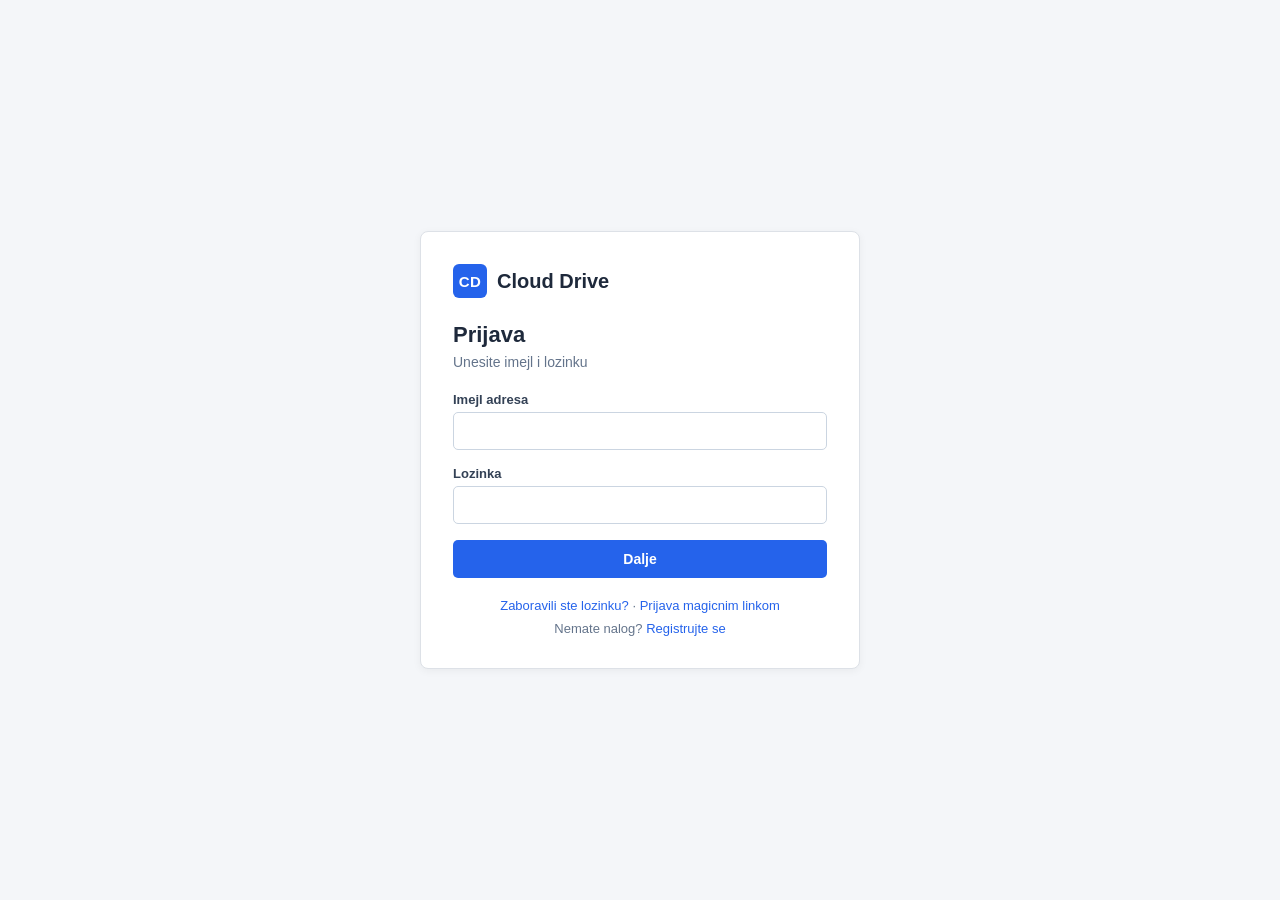
<file: client/index.html>
<!DOCTYPE html>
<html lang="sr">
<head>
    <meta charset="UTF-8">
    <meta name="viewport" content="width=device-width, initial-scale=1.0">
    <title>Cloud Drive</title>
    <link rel="stylesheet" href="css/style.css">
</head>
<body>
    <header class="topbar">
        <div class="logo">
            <div class="logo-mark">CD</div>
            <span>Cloud Drive</span>
        </div>

        <div class="search-wrap">
            <input type="text" id="searchInput" placeholder="Pretraga fajlova i foldera...">
        </div>

        <div class="topbar-actions">
            <a id="adminPanelLink" href="admin.html" class="btn btn-outline btn-sm" style="display: none;">Admin panel</a>
            <button id="openNotifBtn" class="btn btn-outline btn-sm">
                Notifikacije <span id="notifBadge" class="badge-count" style="display: none;">0</span>
            </button>
            <button id="openChangePwBtn" class="btn btn-outline btn-sm">Promena lozinke</button>
            <div class="user-pill">
                <div id="userAvatar" class="avatar">K</div>
                <span id="userName">Korisnik</span>
            </div>
            <button id="logoutBtn" class="btn btn-outline btn-sm">Odjava</button>
        </div>
    </header>

    <div class="layout">
        <aside class="sidebar">
            <div class="sidebar-actions">
                <button id="openNewFolderBtn" class="btn btn-primary">+ Novi folder</button>
                <button id="openUploadBtn" class="btn btn-outline">Otpremi fajl</button>
            </div>

            <ul class="menu">
                <li class="active" data-section="files">Moji fajlovi</li>
                <li data-section="shared">Podeljeno sa mnom</li>
                <li data-section="activity">Istorija aktivnosti</li>
            </ul>

            <div class="quota-panel">
                <div class="quota-info">
                    <span>Kvota skladista</span>
                    <span id="quotaLabel">Ucitavanje...</span>
                </div>
                <div class="quota-bar">
                    <div id="quotaFill" class="quota-fill" style="width: 2%;"></div>
                </div>
                <button id="openQuotaBtn" class="btn btn-outline btn-sm" style="width: 100%;">Zahtev za vecu kvotu</button>
            </div>
        </aside>

        <main class="main-area">
            <div id="driveMsg" class="msg-box"></div>

            <div id="view-files">
                <div class="path-bar" id="breadcrumbs">
                    <span class="current" data-index="0">Moji fajlovi</span>
                </div>

                <div class="block-title">Folderi</div>
                <div class="folders-wrap" id="foldersList"></div>

                <div class="block-title">Datoteke</div>
                <div class="table-wrap">
                    <table class="files-table">
                        <thead>
                            <tr>
                                <th>Naziv</th>
                                <th>Verzija</th>
                                <th>Izmenjeno</th>
                                <th>Velicina</th>
                                <th style="text-align: right;">Akcije</th>
                            </tr>
                        </thead>
                        <tbody id="filesBody"></tbody>
                    </table>
                </div>
            </div>

            <div id="view-shared" style="display: none;">
                <div class="path-bar">
                    <span class="current">Podeljeno sa mnom</span>
                </div>
                <div class="table-wrap">
                    <table class="files-table">
                        <thead>
                            <tr>
                                <th>Naziv</th>
                                <th>Vlasnik</th>
                                <th>Tip</th>
                                <th>Velicina</th>
                                <th style="text-align: right;">Akcije</th>
                            </tr>
                        </thead>
                        <tbody id="sharedBody">
                            <tr>
                                <td colspan="5" class="empty-cell">Nema podeljenog sadrzaja.</td>
                            </tr>
                        </tbody>
                    </table>
                </div>
            </div>

            <div id="view-activity" style="display: none;">
                <div class="path-bar">
                    <span class="current">Istorija aktivnosti</span>
                </div>
                <div class="table-wrap">
                    <table class="files-table">
                        <thead>
                            <tr>
                                <th>Aktivnost</th>
                                <th>Stavka</th>
                                <th>Vreme</th>
                            </tr>
                        </thead>
                        <tbody id="activityBody"></tbody>
                    </table>
                </div>
            </div>
        </main>
    </div>

    <div class="modal-bg" id="folderModal">
        <div class="modal">
            <h3>Kreiraj folder</h3>
            <div id="folderMsg" class="msg-box"></div>
            <div class="form-field">
                <label for="folderNameInput">Naziv foldera</label>
                <input type="text" id="folderNameInput" maxlength="120">
            </div>
            <div class="modal-footer">
                <button class="btn btn-outline close-modal">Otkazi</button>
                <button id="saveFolderBtn" class="btn btn-primary" style="width: auto;">Kreiraj</button>
            </div>
        </div>
    </div>

    <div class="modal-bg" id="uploadModal">
        <div class="modal">
            <h3 id="uploadModalTitle">Otpremi datoteku</h3>
            <div id="uploadMsg" class="msg-box"></div>
            <div class="form-field">
                <label for="fileInput">Izaberite datoteku (maks. 50 MB)</label>
                <input type="file" id="fileInput">
            </div>
            <div class="modal-footer">
                <button class="btn btn-outline close-modal">Otkazi</button>
                <button id="saveUploadBtn" class="btn btn-primary" style="width: auto;">Otpremi</button>
            </div>
        </div>
    </div>

    <div class="modal-bg" id="renameModal">
        <div class="modal">
            <h3>Preimenuj stavku</h3>
            <div id="renameMsg" class="msg-box"></div>
            <div class="form-field">
                <label for="renameInput">Novi naziv</label>
                <input type="text" id="renameInput" maxlength="120">
            </div>
            <div class="modal-footer">
                <button class="btn btn-outline close-modal">Otkazi</button>
                <button id="saveRenameBtn" class="btn btn-primary" style="width: auto;">Sacuvaj</button>
            </div>
        </div>
    </div>

    <div class="modal-bg" id="quotaModal">
        <div class="modal" style="max-width: 460px;">
            <h3>Zahtev za povecanje kvote</h3>
            <div id="quotaMsg" class="msg-box"></div>
            <p class="subtitle" style="margin-bottom: 12px;">Trenutna kvota: <strong id="currentQuotaModal">-</strong></p>
            <div class="form-field">
                <label for="quotaInput">Trazena kvota (GB, maks. 100 GB)</label>
                <input type="number" id="quotaInput" min="1" max="100" step="1" value="2">
            </div>
            <div class="modal-footer">
                <button class="btn btn-outline close-modal">Otkazi</button>
                <button id="sendQuotaBtn" class="btn btn-primary" style="width: auto;">Posalji zahtev</button>
            </div>
            <div id="myQuotaRequestsWrap" style="margin-top: 16px; border-top: 1px solid #e2e8f0; padding-top: 12px;">
                <div class="block-title" style="margin-top: 0;">Moji zahtevi</div>
                <ul class="notif-list" id="myQuotaRequestsList"></ul>
            </div>
        </div>
    </div>

    <div class="modal-bg" id="previewModal">
        <div class="modal" style="max-width: 520px;">
            <h3 id="previewTitle">Pregled datoteke</h3>
            <div id="previewContent" style="background: #f8fafc; border: 1px solid #e2e8f0; border-radius: 5px; padding: 14px; font-size: 13px; max-height: 280px; overflow: auto; white-space: pre-wrap;"></div>
            <div class="modal-footer">
                <button class="btn btn-outline close-modal">Zatvori</button>
            </div>
        </div>
    </div>

    <div class="modal-bg" id="changePwModal">
        <div class="modal">
            <h3>Promena lozinke</h3>
            <div id="changePwMsg" class="msg-box"></div>
            <div class="form-field">
                <label for="oldPwInput">Trenutna lozinka</label>
                <input type="password" id="oldPwInput">
            </div>
            <div class="form-field">
                <label for="newPwInput">Nova lozinka (min 10 karaktera)</label>
                <input type="password" id="newPwInput">
            </div>
            <div class="form-field">
                <label for="repeatNewPwInput">Ponovite novu lozinku</label>
                <input type="password" id="repeatNewPwInput">
            </div>
            <div class="modal-footer">
                <button class="btn btn-outline close-modal">Otkazi</button>
                <button id="saveChangePwBtn" class="btn btn-primary" style="width: auto;">Promeni</button>
            </div>
        </div>
    </div>

    <div class="modal-bg" id="notifModal">
        <div class="modal" style="max-width: 460px;">
            <h3>Notifikacije</h3>
            <div id="notifMsg" class="msg-box"></div>
            <ul class="notif-list" id="notifList"></ul>
            <div class="modal-footer">
                <button class="btn btn-outline close-modal">Zatvori</button>
            </div>
        </div>
    </div>

    <script src="js/api.js"></script>
    <script src="js/app.js"></script>
</body>
</html>
</file>
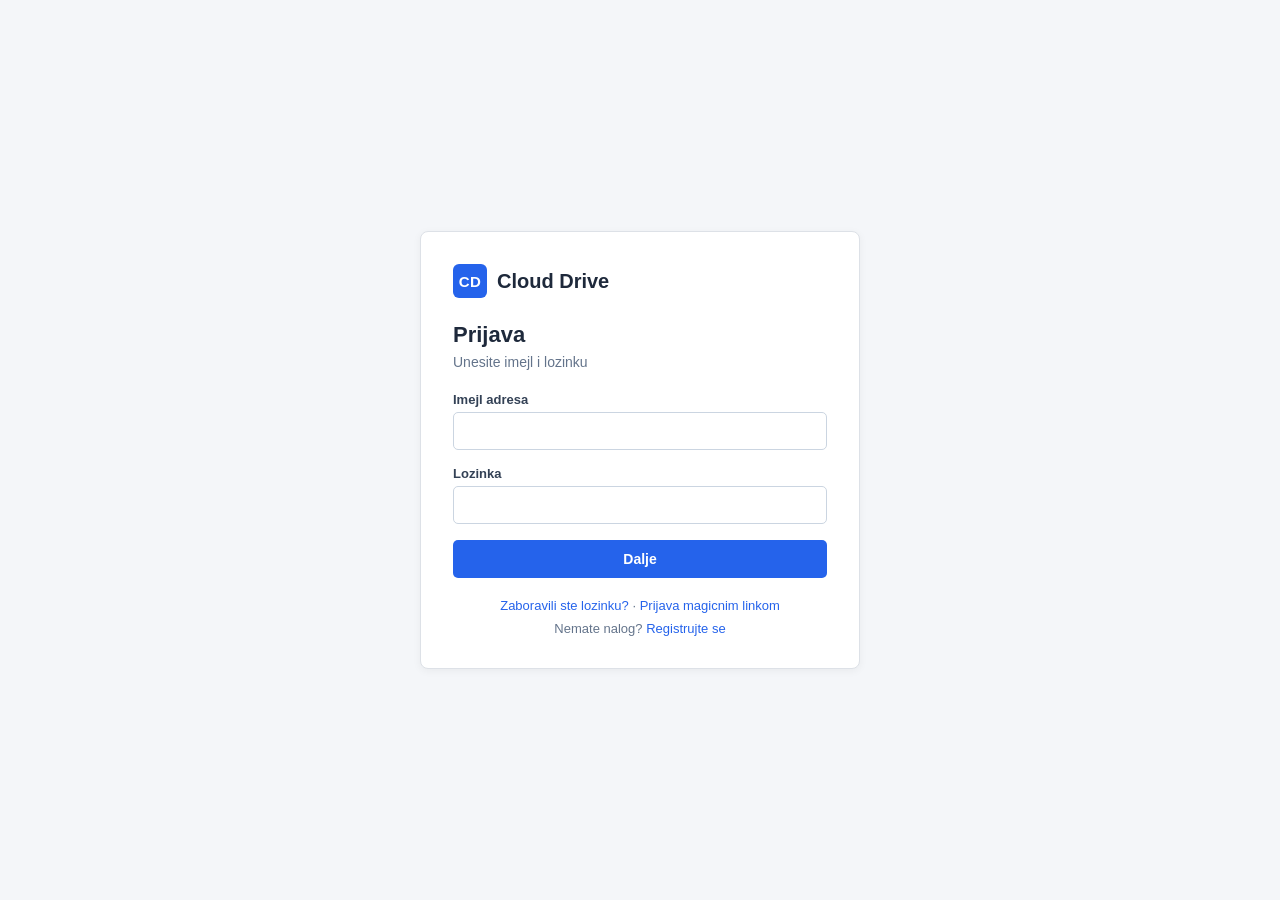
<file: client/admin.html>
<!DOCTYPE html>
<html lang="sr">
<head>
    <meta charset="UTF-8">
    <meta name="viewport" content="width=device-width, initial-scale=1.0">
    <title>Administracija - Cloud Drive</title>
    <link rel="stylesheet" href="css/style.css">
</head>
<body>
    <header class="topbar">
        <div class="logo">
            <div class="logo-mark">CD</div>
            <span>Cloud Drive &middot; Admin</span>
        </div>

        <div class="topbar-actions">
            <a href="index.html" class="btn btn-outline btn-sm">Drive prikaz</a>
            <button id="openChangePwBtn" class="btn btn-outline btn-sm">Promena lozinke</button>
            <div class="user-pill">
                <div id="userAvatar" class="avatar">A</div>
                <span id="userName">Administrator</span>
            </div>
            <button id="logoutBtn" class="btn btn-outline btn-sm">Odjava</button>
        </div>
    </header>

    <div class="layout">
        <aside class="sidebar">
            <ul class="menu">
                <li class="active" data-section="requests">Zahtevi za kvotu</li>
                <li data-section="users">Korisnici i kvote</li>
            </ul>
        </aside>

        <main class="main-area">
            <div id="adminMsg" class="msg-box"></div>

            <div id="view-requests">
                <div class="section-header">
                    <div class="path-bar" style="margin-bottom: 0;">
                        <span class="current">Zahtevi za povecanje kvote</span>
                    </div>
                    <div class="filter-group">
                        <button class="btn btn-outline btn-sm filter-btn active" data-status="pending">Na cekanju</button>
                        <button class="btn btn-outline btn-sm filter-btn" data-status="approved">Odobreni</button>
                        <button class="btn btn-outline btn-sm filter-btn" data-status="rejected">Odbijeni</button>
                    </div>
                </div>

                <div class="table-wrap" style="margin-top: 16px;">
                    <table class="files-table">
                        <thead>
                            <tr>
                                <th>Korisnik (imejl)</th>
                                <th>Trenutna kvota</th>
                                <th>Trazena kvota</th>
                                <th>Status</th>
                                <th>Podneto</th>
                                <th style="text-align: right;">Akcije</th>
                            </tr>
                        </thead>
                        <tbody id="requestsBody"></tbody>
                    </table>
                </div>
            </div>

            <div id="view-users" style="display: none;">
                <div class="section-header">
                    <div class="path-bar" style="margin-bottom: 0;">
                        <span class="current">Svi korisnici i kvote</span>
                    </div>
                    <button id="refreshUsersBtn" class="btn btn-outline btn-sm">Osvezi</button>
                </div>

                <div class="table-wrap" style="margin-top: 16px;">
                    <table class="files-table">
                        <thead>
                            <tr>
                                <th>Ime i prezime</th>
                                <th>Imejl</th>
                                <th>Uloga</th>
                                <th>Status</th>
                                <th>Kvota</th>
                                <th>Zauzece</th>
                            </tr>
                        </thead>
                        <tbody id="usersBody"></tbody>
                    </table>
                </div>
            </div>
        </main>
    </div>

    <div class="modal-bg" id="changePwModal">
        <div class="modal">
            <h3>Promena lozinke</h3>
            <div id="changePwMsg" class="msg-box"></div>
            <div class="form-field">
                <label for="oldPwInput">Trenutna lozinka</label>
                <input type="password" id="oldPwInput">
            </div>
            <div class="form-field">
                <label for="newPwInput">Nova lozinka (min 10 karaktera)</label>
                <input type="password" id="newPwInput">
            </div>
            <div class="form-field">
                <label for="repeatNewPwInput">Ponovite novu lozinku</label>
                <input type="password" id="repeatNewPwInput">
            </div>
            <div class="modal-footer">
                <button class="btn btn-outline close-modal">Otkazi</button>
                <button id="saveChangePwBtn" class="btn btn-primary" style="width: auto;">Promeni</button>
            </div>
        </div>
    </div>

    <script src="js/api.js"></script>
    <script src="js/admin.js"></script>
</body>
</html>
</file>
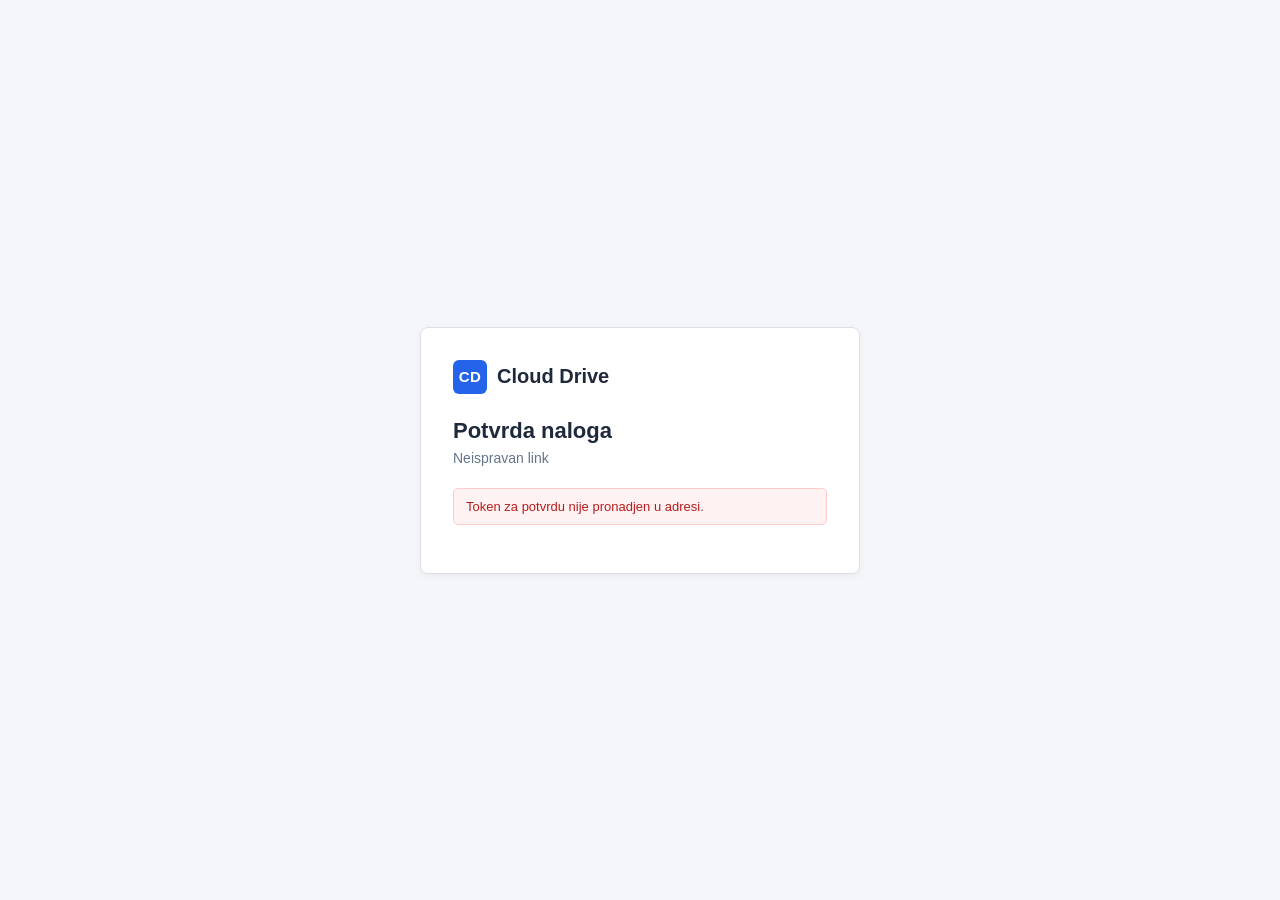
<file: client/confirm.html>
<!DOCTYPE html>
<html lang="sr">
<head>
    <meta charset="UTF-8">
    <meta name="viewport" content="width=device-width, initial-scale=1.0">
    <title>Potvrda naloga - Cloud Drive</title>
    <link rel="stylesheet" href="css/style.css">
</head>
<body>
    <div class="auth-page">
        <div class="auth-box">
            <div class="logo">
                <div class="logo-mark">CD</div>
                <span>Cloud Drive</span>
            </div>

            <h1>Potvrda naloga</h1>
            <p id="statusText" class="subtitle">Provera tokena...</p>

            <div id="msgBox" class="msg-box"></div>

            <div id="loginLinkWrap" style="display: none; margin-top: 16px;">
                <a href="login.html" class="btn btn-primary" style="display: block; text-align: center; text-decoration: none;">Prijava na sistem</a>
            </div>
        </div>
    </div>

    <script src="js/api.js"></script>
    <script src="js/confirm.js"></script>
</body>
</html>
</file>
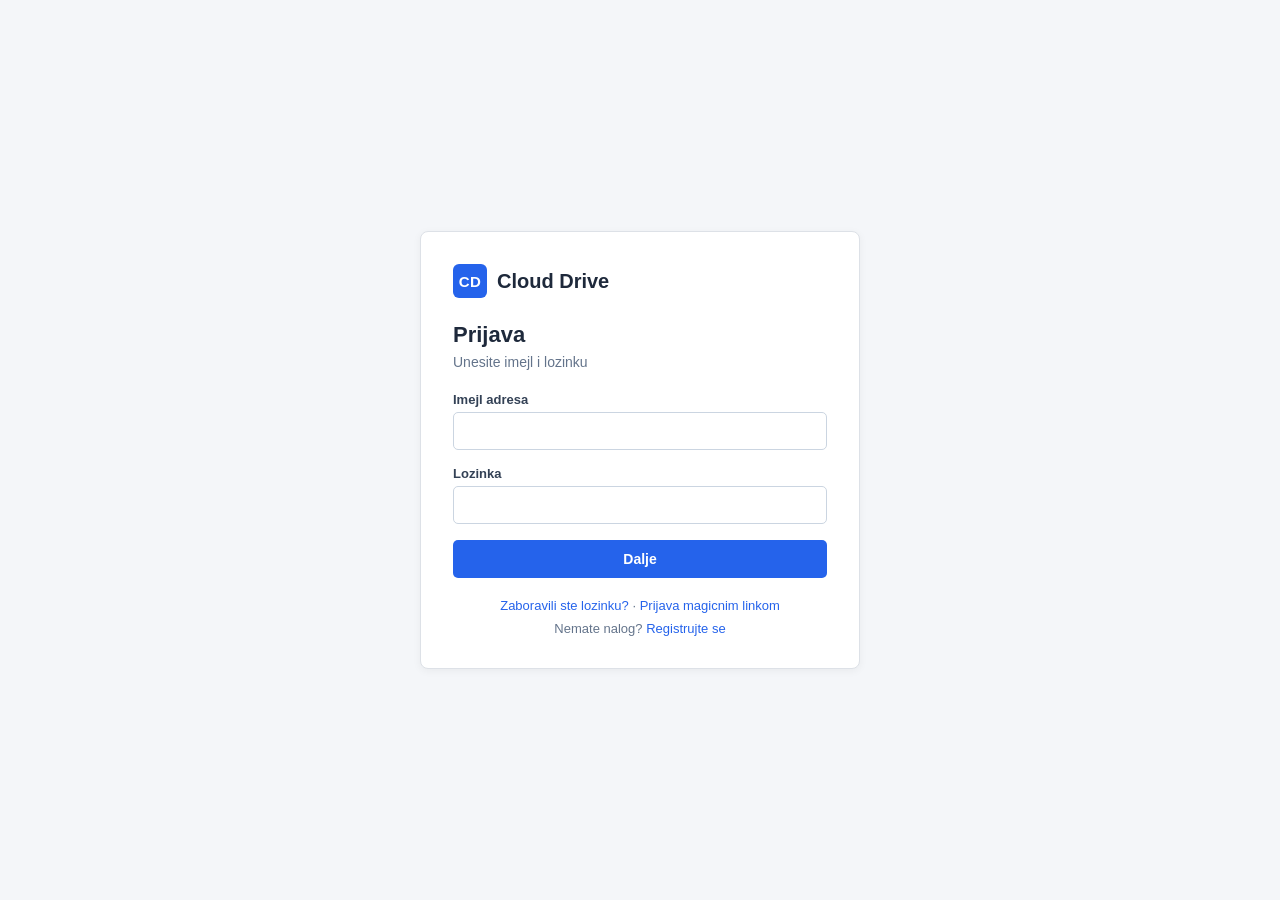
<file: client/login.html>
<!DOCTYPE html>
<html lang="sr">
<head>
    <meta charset="UTF-8">
    <meta name="viewport" content="width=device-width, initial-scale=1.0">
    <title>Prijava - Cloud Drive</title>
    <link rel="stylesheet" href="css/style.css">
</head>
<body>
    <div class="auth-page">
        <div class="auth-box">
            <div class="logo">
                <div class="logo-mark">CD</div>
                <span>Cloud Drive</span>
            </div>

            <div id="credentialsStep">
                <h1>Prijava</h1>
                <p class="subtitle">Unesite imejl i lozinku</p>

                <div id="loginMsg" class="msg-box"></div>

                <form id="loginForm">
                    <div class="form-field">
                        <label for="email">Imejl adresa</label>
                        <input type="email" id="email" name="email" required>
                    </div>

                    <div class="form-field">
                        <label for="password">Lozinka</label>
                        <input type="password" id="password" name="password" required>
                    </div>

                    <button type="submit" id="loginBtn" class="btn btn-primary">Dalje</button>
                </form>

                <div class="auth-links">
                    <a href="#" id="forgotPwLink">Zaboravili ste lozinku?</a>
                    &middot;
                    <a href="#" id="magicLinkOpen">Prijava magicnim linkom</a>
                </div>
                <div class="auth-links" style="margin-top: 8px;">
                    Nemate nalog? <a href="register.html">Registrujte se</a>
                </div>
            </div>

            <div id="resetStep" style="display: none;">
                <h1>Reset lozinke</h1>
                <p class="subtitle">Unesite imejl adresu za slanje linka za promenu lozinke</p>

                <div id="resetMsg" class="msg-box"></div>

                <form id="resetForm">
                    <div class="form-field">
                        <label for="resetEmail">Imejl adresa</label>
                        <input type="email" id="resetEmail" required>
                    </div>
                    <button type="submit" id="resetBtn" class="btn btn-primary">Posalji link za reset</button>
                </form>

                <div class="auth-links">
                    <a href="#" id="backFromResetBtn">Nazad na prijavu</a>
                </div>
            </div>

            <div id="magicStep" style="display: none;">
                <h1>Prijava magicnim linkom</h1>
                <p class="subtitle">Unesite imejl adresu i poslacemo vam jednokratni link za prijavu bez lozinke</p>

                <div id="magicMsg" class="msg-box"></div>

                <form id="magicForm">
                    <div class="form-field">
                        <label for="magicEmail">Imejl adresa</label>
                        <input type="email" id="magicEmail" required>
                    </div>
                    <button type="submit" id="magicBtn" class="btn btn-primary">Posalji magicni link</button>
                </form>

                <div class="auth-links">
                    <a href="#" id="backFromMagicBtn">Nazad na prijavu</a>
                </div>
            </div>

            <div id="otpStep" style="display: none;">
                <h1>Jednokratni kod</h1>
                <p class="subtitle">Unesite kod koji je poslat na vasu imejl adresu</p>

                <div id="otpMsg" class="msg-box"></div>

                <form id="otpForm">
                    <div class="otp-row">
                        <input type="text" class="otp-input" maxlength="1" inputmode="numeric" required>
                        <input type="text" class="otp-input" maxlength="1" inputmode="numeric" required>
                        <input type="text" class="otp-input" maxlength="1" inputmode="numeric" required>
                        <input type="text" class="otp-input" maxlength="1" inputmode="numeric" required>
                        <input type="text" class="otp-input" maxlength="1" inputmode="numeric" required>
                        <input type="text" class="otp-input" maxlength="1" inputmode="numeric" required>
                    </div>

                    <button type="submit" id="otpBtn" class="btn btn-primary">Potvrdi prijavu</button>
                </form>

                <div class="auth-links">
                    <a href="#" id="backBtn">Nazad na unos lozinke</a>
                </div>
            </div>
        </div>
    </div>

    <script src="js/api.js"></script>
    <script src="js/login.js"></script>
</body>
</html>
</file>
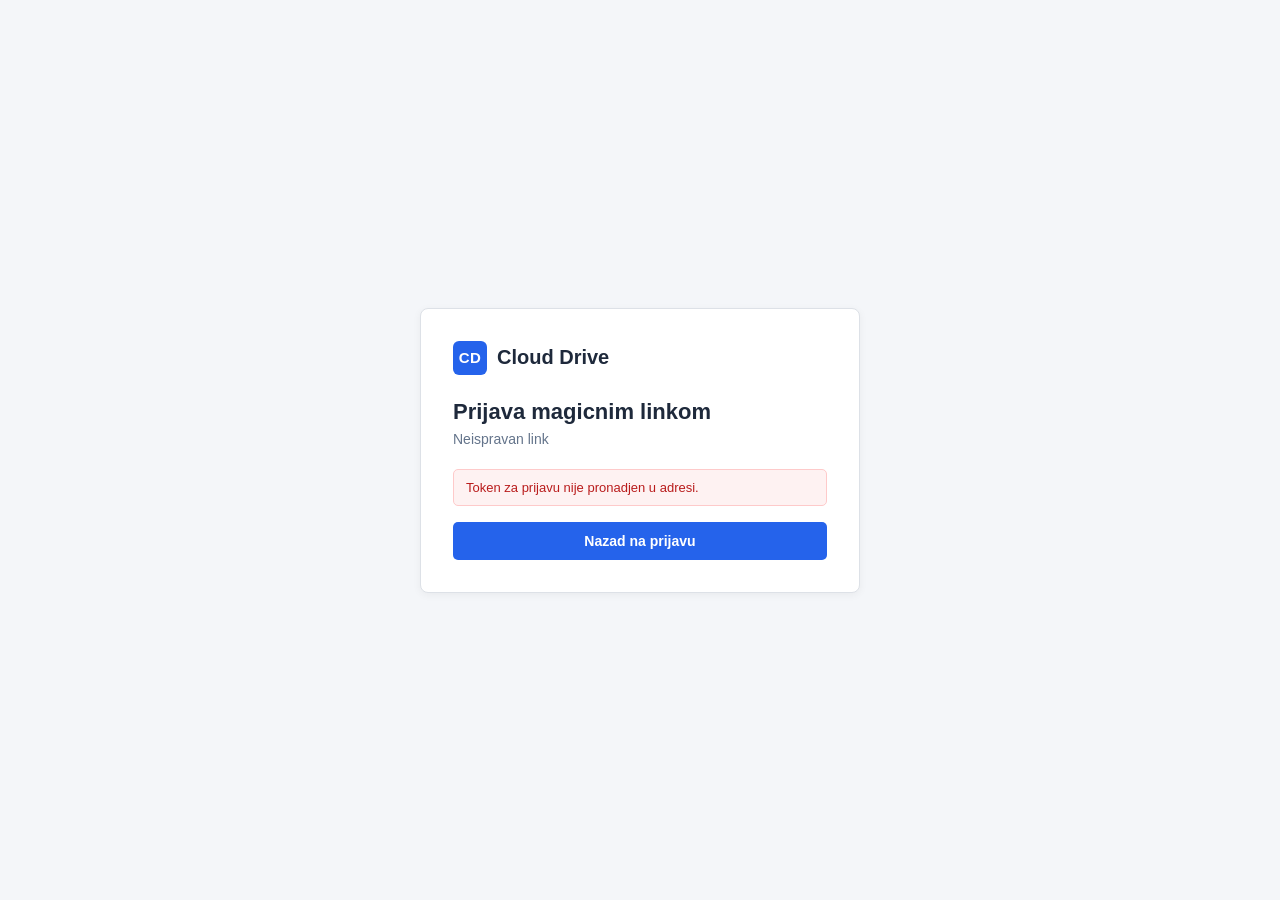
<file: client/magic.html>
<!DOCTYPE html>
<html lang="sr">
<head>
    <meta charset="UTF-8">
    <meta name="viewport" content="width=device-width, initial-scale=1.0">
    <title>Prijava magicnim linkom - Cloud Drive</title>
    <link rel="stylesheet" href="css/style.css">
</head>
<body>
    <div class="auth-page">
        <div class="auth-box">
            <div class="logo">
                <div class="logo-mark">CD</div>
                <span>Cloud Drive</span>
            </div>

            <h1>Prijava magicnim linkom</h1>
            <p id="statusText" class="subtitle">Provera linka za prijavu...</p>

            <div id="msgBox" class="msg-box"></div>

            <div id="loginLinkWrap" style="display: none; margin-top: 16px;">
                <a href="login.html" class="btn btn-primary" style="display: block; text-align: center; text-decoration: none;">Nazad na prijavu</a>
            </div>
        </div>
    </div>

    <script src="js/api.js"></script>
    <script src="js/magic.js"></script>
</body>
</html>
</file>
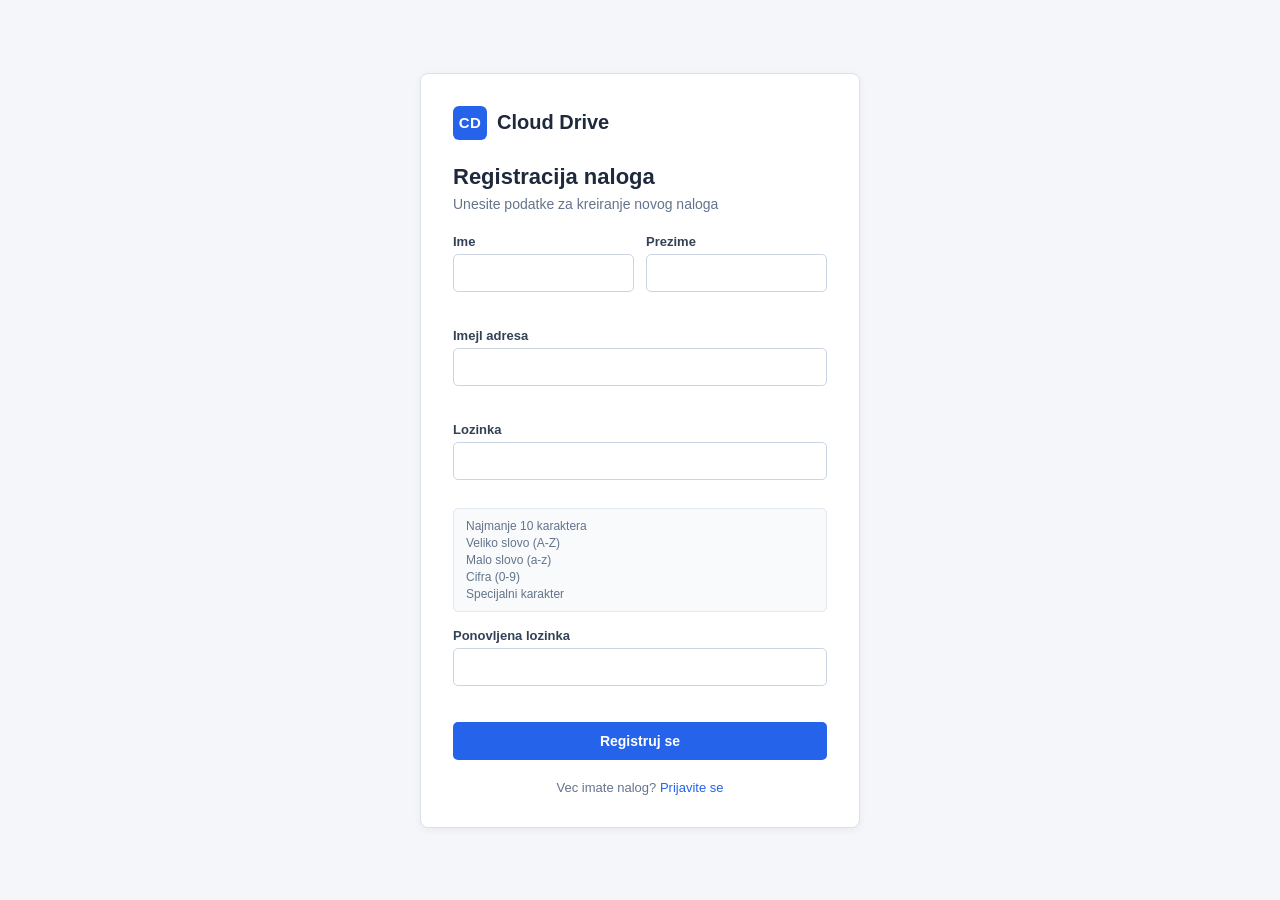
<file: client/register.html>
<!DOCTYPE html>
<html lang="sr">
<head>
    <meta charset="UTF-8">
    <meta name="viewport" content="width=device-width, initial-scale=1.0">
    <title>Registracija - Cloud Drive</title>
    <link rel="stylesheet" href="css/style.css">
</head>
<body>
    <div class="auth-page">
        <div class="auth-box">
            <div class="logo">
                <div class="logo-mark">CD</div>
                <span>Cloud Drive</span>
            </div>

            <h1>Registracija naloga</h1>
            <p class="subtitle">Unesite podatke za kreiranje novog naloga</p>

            <div id="msgBox" class="msg-box"></div>

            <form id="registerForm" novalidate>
                <div class="form-row">
                    <div class="form-field">
                        <label for="firstName">Ime</label>
                        <input type="text" id="firstName" name="firstName" required>
                        <div class="err-text" id="err-firstName"></div>
                    </div>
                    <div class="form-field">
                        <label for="lastName">Prezime</label>
                        <input type="text" id="lastName" name="lastName" required>
                        <div class="err-text" id="err-lastName"></div>
                    </div>
                </div>

                <div class="form-field">
                    <label for="email">Imejl adresa</label>
                    <input type="email" id="email" name="email" required>
                    <div class="err-text" id="err-email"></div>
                </div>

                <div class="form-field">
                    <label for="password">Lozinka</label>
                    <input type="password" id="password" name="password" required>
                    <div class="err-text" id="err-password"></div>
                    <ul class="pw-rules">
                        <li id="rule-len">Najmanje 10 karaktera</li>
                        <li id="rule-upper">Veliko slovo (A-Z)</li>
                        <li id="rule-lower">Malo slovo (a-z)</li>
                        <li id="rule-digit">Cifra (0-9)</li>
                        <li id="rule-spec">Specijalni karakter</li>
                    </ul>
                </div>

                <div class="form-field">
                    <label for="passwordRepeat">Ponovljena lozinka</label>
                    <input type="password" id="passwordRepeat" name="passwordRepeat" required>
                    <div class="err-text" id="err-passwordRepeat"></div>
                </div>

                <button type="submit" id="submitBtn" class="btn btn-primary">Registruj se</button>
            </form>

            <div class="auth-links">
                Vec imate nalog? <a href="login.html">Prijavite se</a>
            </div>
        </div>
    </div>

    <script src="js/api.js"></script>
    <script src="js/register.js"></script>
</body>
</html>
</file>
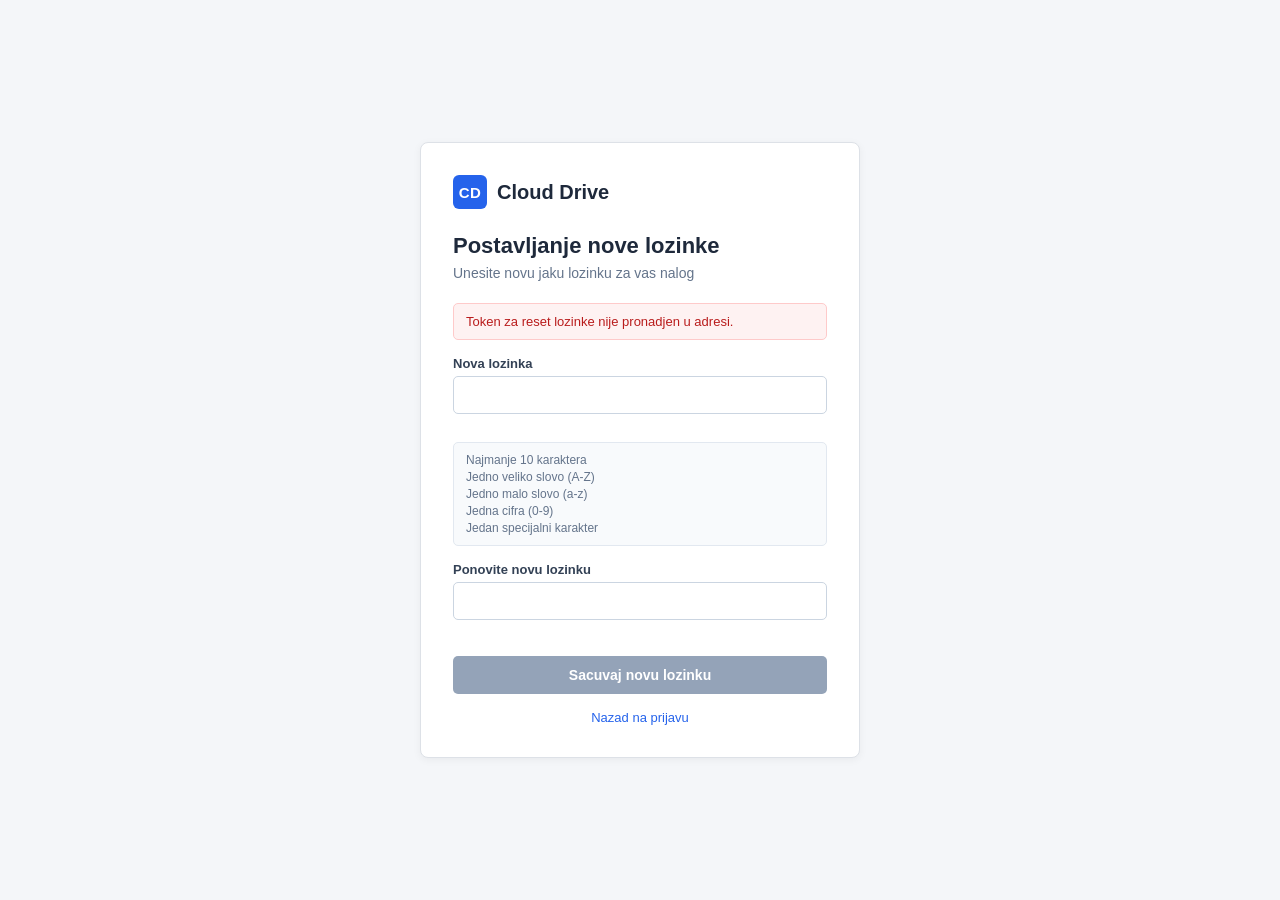
<file: client/reset.html>
<!DOCTYPE html>
<html lang="sr">
<head>
    <meta charset="UTF-8">
    <meta name="viewport" content="width=device-width, initial-scale=1.0">
    <title>Reset lozinke - Cloud Drive</title>
    <link rel="stylesheet" href="css/style.css">
</head>
<body>
    <div class="auth-page">
        <div class="auth-box">
            <div class="logo">
                <div class="logo-mark">CD</div>
                <span>Cloud Drive</span>
            </div>

            <h1>Postavljanje nove lozinke</h1>
            <p class="subtitle">Unesite novu jaku lozinku za vas nalog</p>

            <div id="msgBox" class="msg-box"></div>

            <form id="resetPwForm">
                <div class="form-field">
                    <label for="password">Nova lozinka</label>
                    <input type="password" id="password" name="password" required>
                    <div id="err-password" class="err-text"></div>
                    <ul class="pw-rules">
                        <li id="rule-len">Najmanje 10 karaktera</li>
                        <li id="rule-upper">Jedno veliko slovo (A-Z)</li>
                        <li id="rule-lower">Jedno malo slovo (a-z)</li>
                        <li id="rule-digit">Jedna cifra (0-9)</li>
                        <li id="rule-spec">Jedan specijalni karakter</li>
                    </ul>
                </div>

                <div class="form-field">
                    <label for="passwordRepeat">Ponovite novu lozinku</label>
                    <input type="password" id="passwordRepeat" name="passwordRepeat" required>
                    <div id="err-passwordRepeat" class="err-text"></div>
                </div>

                <button type="submit" id="submitBtn" class="btn btn-primary">Sacuvaj novu lozinku</button>
            </form>

            <div id="loginLinkWrap" class="auth-links" style="margin-top: 16px;">
                <a href="login.html">Nazad na prijavu</a>
            </div>
        </div>
    </div>

    <script src="js/api.js"></script>
    <script src="js/reset.js"></script>
</body>
</html>
</file>
<file: client/css/style.css>
* {
    box-sizing: border-box;
    margin: 0;
    padding: 0;
}

body {
    font-family: 'Segoe UI', Tahoma, Geneva, Verdana, sans-serif;
    background-color: #f4f6f9;
    color: #222;
    min-height: 100vh;
}

a {
    color: #2563eb;
    text-decoration: none;
}

a:hover {
    text-decoration: underline;
}

.auth-page {
    display: flex;
    justify-content: center;
    align-items: center;
    min-height: 100vh;
    padding: 20px;
}

.auth-box {
    background: #fff;
    border: 1px solid #dde1e7;
    border-radius: 8px;
    padding: 32px;
    width: 100%;
    max-width: 440px;
    box-shadow: 0 2px 8px rgba(0, 0, 0, 0.05);
}

.logo {
    display: flex;
    align-items: center;
    gap: 10px;
    margin-bottom: 24px;
    font-size: 20px;
    font-weight: 600;
    color: #1e293b;
}

.logo-mark {
    width: 34px;
    height: 34px;
    background-color: #2563eb;
    color: #fff;
    border-radius: 6px;
    display: flex;
    align-items: center;
    justify-content: center;
    font-size: 15px;
    font-weight: 700;
    letter-spacing: 0.5px;
}

.auth-box h1 {
    font-size: 22px;
    margin-bottom: 6px;
    color: #1e293b;
}

.subtitle {
    font-size: 14px;
    color: #64748b;
    margin-bottom: 22px;
}

.form-row {
    display: flex;
    gap: 12px;
}

.form-row .form-field {
    flex: 1;
}

.form-field {
    margin-bottom: 16px;
}

.form-field label {
    display: block;
    font-size: 13px;
    font-weight: 600;
    color: #334155;
    margin-bottom: 5px;
}

.form-field input {
    width: 100%;
    padding: 10px 12px;
    border: 1px solid #cbd5e1;
    border-radius: 5px;
    font-size: 14px;
    outline: none;
}

.form-field input:focus {
    border-color: #2563eb;
}

.form-field input.invalid {
    border-color: #dc2626;
}

.err-text {
    color: #dc2626;
    font-size: 12px;
    margin-top: 4px;
    min-height: 16px;
}

.pw-rules {
    list-style: none;
    background: #f8fafc;
    border: 1px solid #e2e8f0;
    border-radius: 5px;
    padding: 10px 12px;
    margin-top: 8px;
    font-size: 12px;
    color: #64748b;
}

.pw-rules li {
    margin-bottom: 3px;
}

.pw-rules li:last-child {
    margin-bottom: 0;
}

.pw-rules li.ok {
    color: #15803d;
    font-weight: 600;
}

.btn {
    padding: 10px 16px;
    border-radius: 5px;
    font-size: 14px;
    font-weight: 600;
    cursor: pointer;
    border: 1px solid transparent;
}

.btn-primary {
    background-color: #2563eb;
    color: #fff;
    width: 100%;
}

.btn-primary:hover {
    background-color: #1d4ed8;
}

.btn-primary:disabled {
    background-color: #94a3b8;
    cursor: not-allowed;
}

.btn-outline {
    background-color: #fff;
    border-color: #cbd5e1;
    color: #334155;
}

.btn-outline:hover {
    background-color: #f1f5f9;
}

.btn-danger {
    background-color: #fff;
    border-color: #fecaca;
    color: #dc2626;
}

.btn-danger:hover {
    background-color: #fef2f2;
}

.btn-sm {
    padding: 5px 10px;
    font-size: 12px;
}

.auth-links {
    margin-top: 20px;
    text-align: center;
    font-size: 13px;
    color: #64748b;
}

.msg-box {
    padding: 10px 12px;
    border-radius: 5px;
    font-size: 13px;
    margin-bottom: 16px;
    display: none;
}

.msg-box.show {
    display: block;
}

.msg-box.error {
    background-color: #fef2f2;
    color: #b91c1c;
    border: 1px solid #fecaca;
}

.msg-box.success {
    background-color: #f0fdf4;
    color: #15803d;
    border: 1px solid #bbf7d0;
}

.otp-row {
    display: flex;
    gap: 8px;
    justify-content: center;
    margin: 18px 0;
}

.otp-input {
    width: 44px;
    height: 48px;
    text-align: center;
    font-size: 20px;
    font-weight: 600;
    border: 1px solid #cbd5e1;
    border-radius: 5px;
}

.otp-input:focus {
    border-color: #2563eb;
    outline: none;
}

.topbar {
    height: 60px;
    background: #fff;
    border-bottom: 1px solid #dde1e7;
    display: flex;
    align-items: center;
    justify-content: space-between;
    padding: 0 24px;
}

.topbar .logo {
    margin-bottom: 0;
}

.search-wrap {
    flex: 1;
    max-width: 520px;
    margin: 0 24px;
}

.search-wrap input {
    width: 100%;
    padding: 9px 14px;
    border: 1px solid #cbd5e1;
    border-radius: 6px;
    background: #f8fafc;
    font-size: 14px;
    outline: none;
}

.search-wrap input:focus {
    background: #fff;
    border-color: #2563eb;
}

.topbar-actions {
    display: flex;
    align-items: center;
    gap: 12px;
}

.user-pill {
    display: flex;
    align-items: center;
    gap: 8px;
    font-size: 14px;
    font-weight: 500;
    color: #334155;
}

.avatar {
    width: 32px;
    height: 32px;
    border-radius: 50%;
    background: #dbeafe;
    color: #1d4ed8;
    display: flex;
    align-items: center;
    justify-content: center;
    font-weight: 600;
    font-size: 13px;
}

.badge-count {
    background: #dc2626;
    color: #fff;
    font-size: 11px;
    padding: 1px 6px;
    border-radius: 10px;
    margin-left: 4px;
}

.layout {
    display: flex;
    height: calc(100vh - 60px);
}

.sidebar {
    width: 240px;
    background: #fff;
    border-right: 1px solid #dde1e7;
    padding: 18px 14px;
    display: flex;
    flex-direction: column;
}

.sidebar-actions {
    display: flex;
    flex-direction: column;
    gap: 8px;
    margin-bottom: 20px;
}

.menu {
    list-style: none;
}

.menu li {
    padding: 9px 12px;
    border-radius: 5px;
    font-size: 14px;
    color: #475569;
    cursor: pointer;
    margin-bottom: 4px;
}

.menu li:hover {
    background: #f1f5f9;
}

.menu li.active {
    background: #eff6ff;
    color: #1d4ed8;
    font-weight: 600;
}

.quota-panel {
    margin-top: auto;
    border-top: 1px solid #e2e8f0;
    padding-top: 14px;
}

.quota-info {
    display: flex;
    justify-content: space-between;
    font-size: 12px;
    color: #475569;
    margin-bottom: 6px;
}

.quota-bar {
    height: 6px;
    background: #e2e8f0;
    border-radius: 3px;
    overflow: hidden;
    margin-bottom: 10px;
}

.quota-fill {
    height: 100%;
    background: #2563eb;
    width: 12%;
}

.main-area {
    flex: 1;
    padding: 24px 30px;
    overflow-y: auto;
}

.path-bar {
    font-size: 16px;
    font-weight: 600;
    color: #1e293b;
    margin-bottom: 20px;
}

.path-bar span {
    cursor: pointer;
    color: #64748b;
}

.path-bar span.current {
    color: #1e293b;
    cursor: default;
}

.block-title {
    font-size: 13px;
    font-weight: 600;
    color: #64748b;
    text-transform: uppercase;
    margin: 18px 0 10px;
}

.folders-wrap {
    display: grid;
    grid-template-columns: repeat(auto-fill, minmax(190px, 1fr));
    gap: 12px;
    margin-bottom: 24px;
}

.folder-item {
    background: #fff;
    border: 1px solid #dde1e7;
    border-radius: 6px;
    padding: 12px 14px;
    display: flex;
    align-items: center;
    justify-content: space-between;
    cursor: pointer;
}

.folder-item:hover {
    border-color: #93c5fd;
    background: #f8fafc;
}

.folder-label {
    font-size: 14px;
    font-weight: 500;
    color: #1e293b;
    overflow: hidden;
    text-overflow: ellipsis;
    white-space: nowrap;
}

.table-wrap {
    background: #fff;
    border: 1px solid #dde1e7;
    border-radius: 6px;
    overflow: hidden;
}

.files-table {
    width: 100%;
    border-collapse: collapse;
}

.files-table th,
.files-table td {
    padding: 12px 16px;
    text-align: left;
    font-size: 14px;
    border-bottom: 1px solid #eef2f6;
}

.files-table th {
    background: #f8fafc;
    font-size: 12px;
    font-weight: 600;
    color: #64748b;
    text-transform: uppercase;
}

.files-table tr:last-child td {
    border-bottom: none;
}

.files-table tbody tr:hover {
    background: #f8fafc;
}

.row-actions {
    display: flex;
    gap: 6px;
    justify-content: flex-end;
}

.modal-bg {
    position: fixed;
    inset: 0;
    background: rgba(15, 23, 42, 0.45);
    display: none;
    align-items: center;
    justify-content: center;
    z-index: 50;
}

.modal-bg.open {
    display: flex;
}

.modal {
    background: #fff;
    border-radius: 8px;
    padding: 24px;
    width: 100%;
    max-width: 400px;
    box-shadow: 0 10px 25px rgba(0, 0, 0, 0.15);
}

.modal h3 {
    font-size: 18px;
    margin-bottom: 14px;
    color: #1e293b;
}

.modal-footer {
    display: flex;
    justify-content: flex-end;
    gap: 8px;
    margin-top: 18px;
}

.notif-list {
    list-style: none;
    max-height: 260px;
    overflow-y: auto;
}

.notif-list li {
    padding: 10px 0;
    border-bottom: 1px solid #eef2f6;
    font-size: 13px;
}

.notif-list li:last-child {
    border-bottom: none;
}

.notif-time {
    display: block;
    font-size: 11px;
    color: #94a3b8;
    margin-top: 3px;
}

.section-header {
    display: flex;
    align-items: center;
    justify-content: space-between;
    gap: 12px;
    flex-wrap: wrap;
}

.filter-group {
    display: flex;
    gap: 6px;
}

.filter-btn.active {
    background-color: #2563eb;
    border-color: #2563eb;
    color: #fff;
}

.status-pill {
    display: inline-block;
    padding: 3px 9px;
    border-radius: 12px;
    font-size: 12px;
    font-weight: 600;
}

.status-pending {
    background: #fef3c7;
    color: #92400e;
}

.status-approved,
.status-active {
    background: #dcfce7;
    color: #166534;
}

.status-rejected {
    background: #fee2e2;
    color: #991b1b;
}

.empty-cell {
    text-align: center !important;
    color: #64748b;
    padding: 24px 16px !important;
}

.empty-muted {
    color: #64748b;
    font-size: 13px;
    padding: 8px 0;
}
</file>
